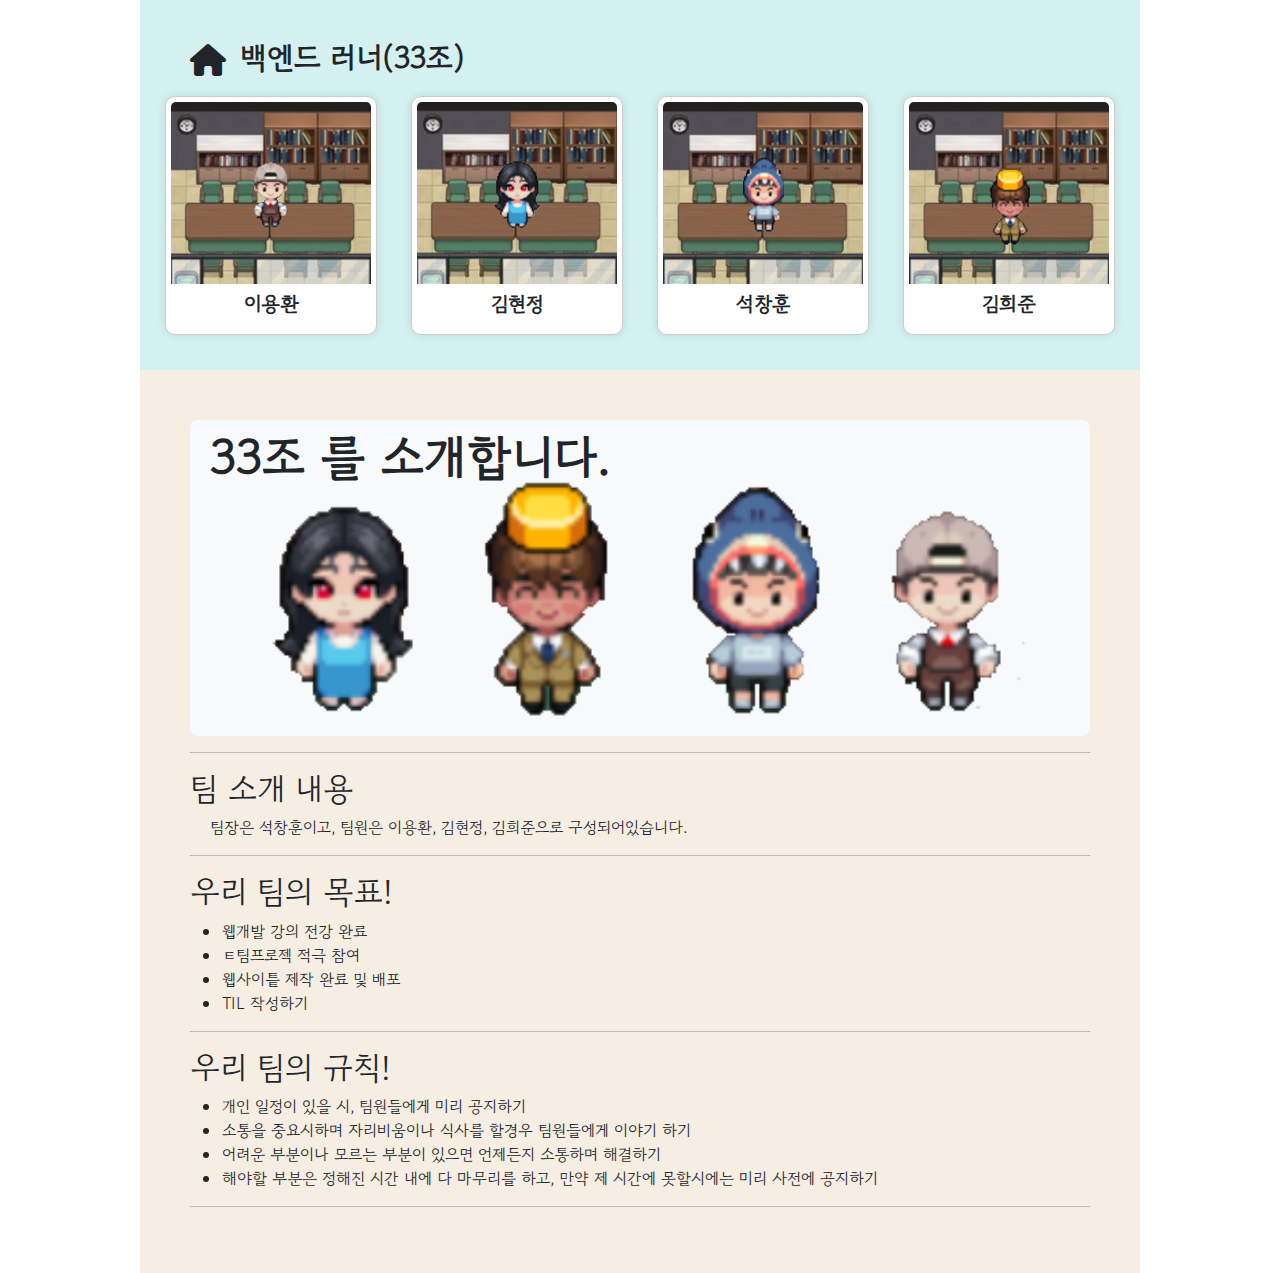
<file: index.html>
<!DOCTYPE html>
<html lang="en">
	<head>
		<meta charset="UTF-8" />
		<meta name="viewport" content="width=device-width, initial-scale=1.0" />
		<title>Sparta On-Boarding Team 33</title>
		<link
			rel="stylesheet"
			href="https://stackpath.bootstrapcdn.com/bootstrap/5.0.0-alpha1/css/bootstrap.min.css"
		/>
		<link rel="stylesheet" href="./styles/index.css" />
		<link rel="stylesheet" href="./styles/main-page.css" />
		<link
			rel="stylesheet"
			href="https://cdnjs.cloudflare.com/ajax/libs/font-awesome/6.5.1/css/all.min.css"
		/>
	</head>

	<body>
		<nav>
			<div class="nav-home">
				<i class="fa-solid fa-house fa-2xl" onclick="location.href='/'"></i>
				<h3>백엔드 러너(33조)</h3>
			</div>
			<div class="row row-cols-1 row-cols-md-4 g-4">
				<div class="col">
					<button
						class="card"
						onclick="location.href='/detail/index.html?id=yong'"
					>
						<img
							src="/images/yonghwan.png"
							class="card-img-top"
							alt="이용환"
						/>
						<span class="link-text">이용환</span>
					</button>
				</div>
				<div class="col">
					<button
						class="card"
						onclick="location.href='/detail/index.html?id=hyeon'"
					>
						<img
							src="/images/hyeonjeong.png"
							class="card-img-top"
							alt="김현정"
						/>
						<span class="link-text">김현정</span>
					</button>
				</div>
				<div class="col">
					<button
						class="card"
						onclick="location.href='/detail/index.html?id=chang'"
					>
						<img
							src="/images/changhun.png"
							class="card-img-top"
							alt="석창훈"
						/>
						<span class="link-text">석창훈</span>
					</button>
				</div>
				<div class="col">
					<button
						class="card"
						onclick="location.href='/detail/index.html?id=hee'"
					>
						<img src="/images/heejun.png" class="card-img-top" alt="김희준" />
						<span class="link-text">김희준</span>
					</button>
				</div>
			</div>
		</nav>
		<main>
			<div class="p-2 bg-body-tertiary rounded-3">
				<div class="banner">
					<div class="container-fluid">
						<h1 class="display-5 fw-bold">33조 를 소개합니다.</h1>
					</div>
				</div>
			</div>
			<hr />
			<div>
				<div>
					<h2>팀 소개 내용</h2>
				</div>
				<div>
					<p>팀장은 석창훈이고, 팀원은 이용환, 김현정, 김희준으로 구성되어있습니다.</p>
				</div>
			</div>
			<hr />
			<div>
				<div>
					<h2>우리 팀의 목표!</h2>
				</div>
				<ul>
					<li>웹개발 강의 전강 완료</li>
					<li>ㅌ팀프로젝 적극 참여</li>
					<li>웹사이틑 제작 완료 및 배포</li>
					<li>TIL 작성하기</li>
				</ul>
			</div>
			<hr />
			<div>
				<div>
					<h2>우리 팀의 규칙!</h2>
				</div>
				<ul>
					<li>개인 일정이 있을 시, 팀원들에게 미리 공지하기</li>
					<li>
						소통을 중요시하며 자리비움이나 식사를 할경우 팀원들에게 이야기
						하기
					</li>
					<li>
						어려운 부분이나 모르는 부분이 있으면 언제든지 소통하며 해결하기
					</li>
					<li>
						해야할 부분은 정해진 시간 내에 다 마무리를 하고, 만약 제 시간에
						못할시에는 미리 사전에 공지하기
					</li>
				</ul>
			</div>
			<hr />
			<div></div>
		</main>
	</body>
</html>
</file>
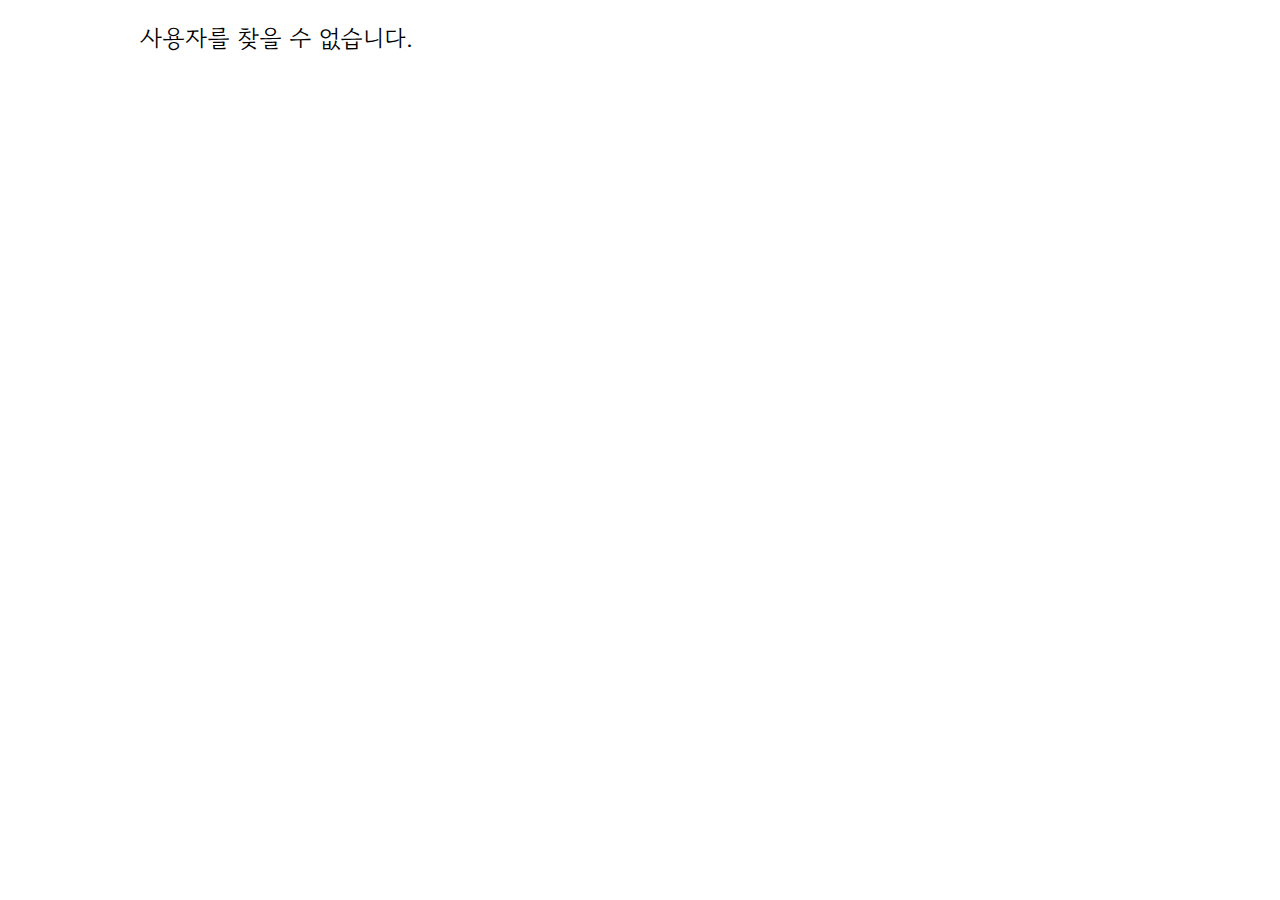
<file: detail/index.html>
<!DOCTYPE html>
<html lang="ko">
	<head>
		<meta charset="UTF-8" />
		<meta name="viewport" content="width=device-width, initial-scale=1.0" />
		<title>자기소개 페이지</title>
		<link
			href="https://cdn.jsdelivr.net/npm/bootstrap@5.0.2/dist/css/bootstrap.min.css"
			rel="stylesheet"
			integrity="sha384-EVSTQN3/azprG1Anm3QDgpJLIm9Nao0Yz1ztcQTwFspd3yD65VohhpuuCOmLASjC"
			crossorigin="anonymous"
		/>
		<link rel="stylesheet" href="../../styles/detail.css" />
		<link rel="stylesheet" href="../../styles/index.css" />
		<link
			rel="stylesheet"
			href="https://cdnjs.cloudflare.com/ajax/libs/font-awesome/6.5.1/css/all.min.css"
		/>
		<script src="https://ajax.googleapis.com/ajax/libs/jquery/3.4.1/jquery.min.js"></script>

		<script defer src="/scripts/toggle.js"></script>
		<script defer src="/scripts/details.js"></script>
		<script defer src="/scripts/switchCard.js"></script>
	</head>
	<body>
		<nav>
			<div class="nav-home">
				<i class="fa-solid fa-house fa-2xl" onclick="location.href='/'"></i>
				<h3 id="home-title"></h3>
			</div>

			<div class="row row-cols-1 row-cols-md-4 g-4">
				<div class="col">
					<button
						class="card"
						onclick="location.href='/detail/index.html?id=yong'"
					>
						<img src="/images/yonghwan.png" class="card-img-top" alt="이용환" />
						<span class="link-text">이용환</span>
					</button>
				</div>
				<div class="col">
					<button
						class="card"
						onclick="location.href='/detail/index.html?id=hyeon'"
					>
						<img
							src="/images/hyeonjeong.png"
							class="card-img-top"
							alt="김현정"
						/>
						<span class="link-text">김현정</span>
					</button>
				</div>
				<div class="col">
					<button
						class="card"
						onclick="location.href='/detail/index.html?id=chang'"
					>
						<img src="/images/changhun.png" class="card-img-top" alt="석창훈" />
						<span class="link-text">석창훈</span>
					</button>
				</div>
				<div class="col">
					<button
						class="card"
						onclick="location.href='/detail/index.html?id=hee'"
					>
						<img src="/images/heejun.png" class="card-img-top" alt="김희준" />
						<span class="link-text">김희준</span>
					</button>
				</div>
			</div>
		</nav>

		<div class="informationBox">
			<div class="profilecard">
				<img
					id="characterImage"
					alt="character-image"
					class="profilecard-img"
					width="300"
					height="300"
				/>
			</div>
			<div class="information">
				<a id="korName"></a>
				<a id="engName"></a>
				<p id="email"></p>
				<p id="introduction"></p>

				<div class="sns">
					<a id="blog" href="https://velog.io/@todok0317/posts"
						><img
							src="https://velog.velcdn.com/images/hyeongjun/post/5fff0129-f29b-4dfa-b28b-f3af0e11ed4f/image.png"
							alt="블로그"
						/>
					</a>

					<a id="github" href="https://github.com/todok0317"
						><img
							src="https://w7.pngwing.com/pngs/203/560/png-transparent-github-logo.png"
							alt="깃허브"
						/>
					</a>
				</div>
			</div>
		</div>
		<hr />
		<div class="bth">
			<button onclick="toggle()">
				<i class="fa-solid fa-chevron-down fa-2xl"></i>
			</button>
		</div>
		<div class="cards" id="card">
			<div class="c">
				<button id="prevBtn" class="card1">
					<img src="/images/left-arrow.png" class="img1" alt="이전페이지" />
				</button>
			</div>
			<div id="cardCase">
				<img id="card-image" alt="MBTI" />
				<div id="card-body">
					<p id="card-title"></p>
					<p id="card-text"></p>
				</div>
			</div>
			<div class="d">
				<button id="nextBtn" class="card2">
					<img src="/images/right-arrow.png" class="img2" alt="다음페이지" />
				</button>
			</div>
		</div>
	</body>
</html>
</file>
<file: styles/index.css>
@import url('https://fonts.googleapis.com/css2?family=Gowun+Dodum&display=swap');

* {
  font-family: 'Gowun Dodum', sans-serif;
}

html {
  background-color: white;
}

body {
  margin: 0px auto;
  max-width: 1000px;
}

nav {
  background-color: #d4f0f0;
  display: flex;
  flex-direction: column;
  padding: 30px 20px;
}
.nav-home {
  display: flex;
  flex-direction: row;
  align-items: center;
}

.nav-home > i {
  padding : 30px;
  cursor: pointer;
  width: 50px;
  transition: transform 0.3s ease-in-out;
}
.nav-home > i:hover {
  transform: translateY(-10px);
}
.nav-home > h3 {
  font-size: 30px;
  font-weight: bold;
  margin-left: 20px;
}
.link-text {
  font-size: 20px;
  font-weight: bold;
  margin-bottom: 5px;
  transition: all;
  transition: transform 0.3s ease-in-out;
  padding: 5px 10px;
}
.link-text:hover {
  transform: translateY(-10px);
}

main {
  padding: 50px;
}

.card {
  display: flex;
  flex-direction: column;
  align-items: center;
  justify-content: center;
  margin: 5px;
  padding: 5px;
  border: 1px solid #ccc;
  border-radius: 10px;
  box-shadow: 0 0 10px rgba(0, 0, 0, 0.1);
  transition: transform 0.3s ease-in-out;
}

.link-text {
  display: inline-block;
  transition: transform 0.3s ease-in-out;
}

.card:hover .link-text {
  transform: translateY(-10px);
}

p {
  padding-left: 20px;
}
</file>
<file: styles/main-page.css>
.banner {
  background-image: url("../images/team1.png");
  width: 100%;
  height: 300px;
  background-size: cover;
  background-position: center;
}

a {
  text-decoration: none;
  color: black;
  font-size: 20px;
}

body {
  background-color: rgb(246, 237, 227);
}
</file>
<file: styles/detail.css>
@import url("https://fonts.googleapis.com/css2?family=Nanum+Gothic&family=Noto+Sans+KR:wght@100..900&family=Open+Sans:ital,wght@0,300..800;1,300..800&display=swap");
* {
  font-family: "Nanum Gothic", serif;
  font-weight: 400;
  font-style: normal;
}

html,
body {
  margin: 0;
  padding: 0;
}

.informationBox {
  background-color: white;
  display: flex;
  flex-direction: row;
}

.information {
  padding: 10px;
  width: 700px;
}

.profilecard {
  display: flex;
  align-items: center;
  justify-content: center;
}
.profilecard-img {
  object-fit: cover;
  border-radius: 70%;
  width: 250px;
  height: 250px;
  overflow: hidden;
}

.bth {
  display: flex;
  justify-content: center; /* 수평 가운데 정렬 */
  align-items: center; /* 수직 가운데 정렬 (필요할 경우) */
}

.bth button {
    background: none;
    border: none;
    padding: 0;
}

.bth img {
    width: 80px;
    height: 80px;
}

#card {
  max-height: 0;
  overflow: hidden;
  padding: 0;
  transition: max-height 0.3s ease-in-out;
}

#card.active {
  max-height: 400px;
}



.cards {
  height: 500px;
  margin-top: 30px;
  background-color: #d4f0f0;
  padding: 20px 0;
  display: flex;
  flex-direction: row;
  justify-content: space-around;
  align-items: center;
}

#korName {
  font-size: 70px;
  font-family: "Noto Sans KR", serif;
  font-optical-sizing: auto;
  font-weight: 500;
  font-style: normal;
}

#engName {
  font-size: 20px;
  font-family: "Open Sans", serif;
  font-optical-sizing: auto;
  font-weight: 300;
  font-style: normal;
  font-variation-settings: "wdth" 100;
}

.good-bad,
.mbti, .hobby, .goals, .comment {
  width: 750px;
  height: 300px;
  background-color: white;
  border: 5px solid white;
  border-radius: 50px;
  margin: 0 auto;
  color: black;
}

#cardCase {
  display: flex;
  align-items: center;
  justify-content: center;
  width: 600px;
}

/* 이미지를 찌그러트리지않고 자르기만 하는 것 */
#card-image {
  object-fit: cover;
  border-radius: 30%;
}



#card-body {
  flex: 1;
  text-align: left;
  padding: 10px;
  margin-top: 20px;
} 

#card-image {
  width: 250px;
  height: 250px;
  object-fit: cover;
  margin: 20px 10px 20px 20px;
}

#card-title {
  font-size: 30px;
}

#card-text {
  font-size: 18px;
}

.card1>img, .card2>img {
    width: 50px;
    height: 50px;
    
}

.card1, .card2 {
    background-color: transparent;
    width: 50px;
    height: 50px;
    border-color: transparent;
}

.col {
    background-color: transparent;
    display: flex;
    flex-direction: row;
    align-items: center;
    justify-content: center;
}

.sns {
  display: flex;
  flex-direction: row;
  align-items: center;
  justify-content: right;
}

.sns > a {
  margin: 0 10px;
  display: flex;
  flex-direction: column;
  justify-items: center;
  align-items: center;

  text-decoration: none;
}

.sns > a > img {
  width: 50px;
  height: 50px;
}

.sns > a > p {
  color: black;
}
</file>
